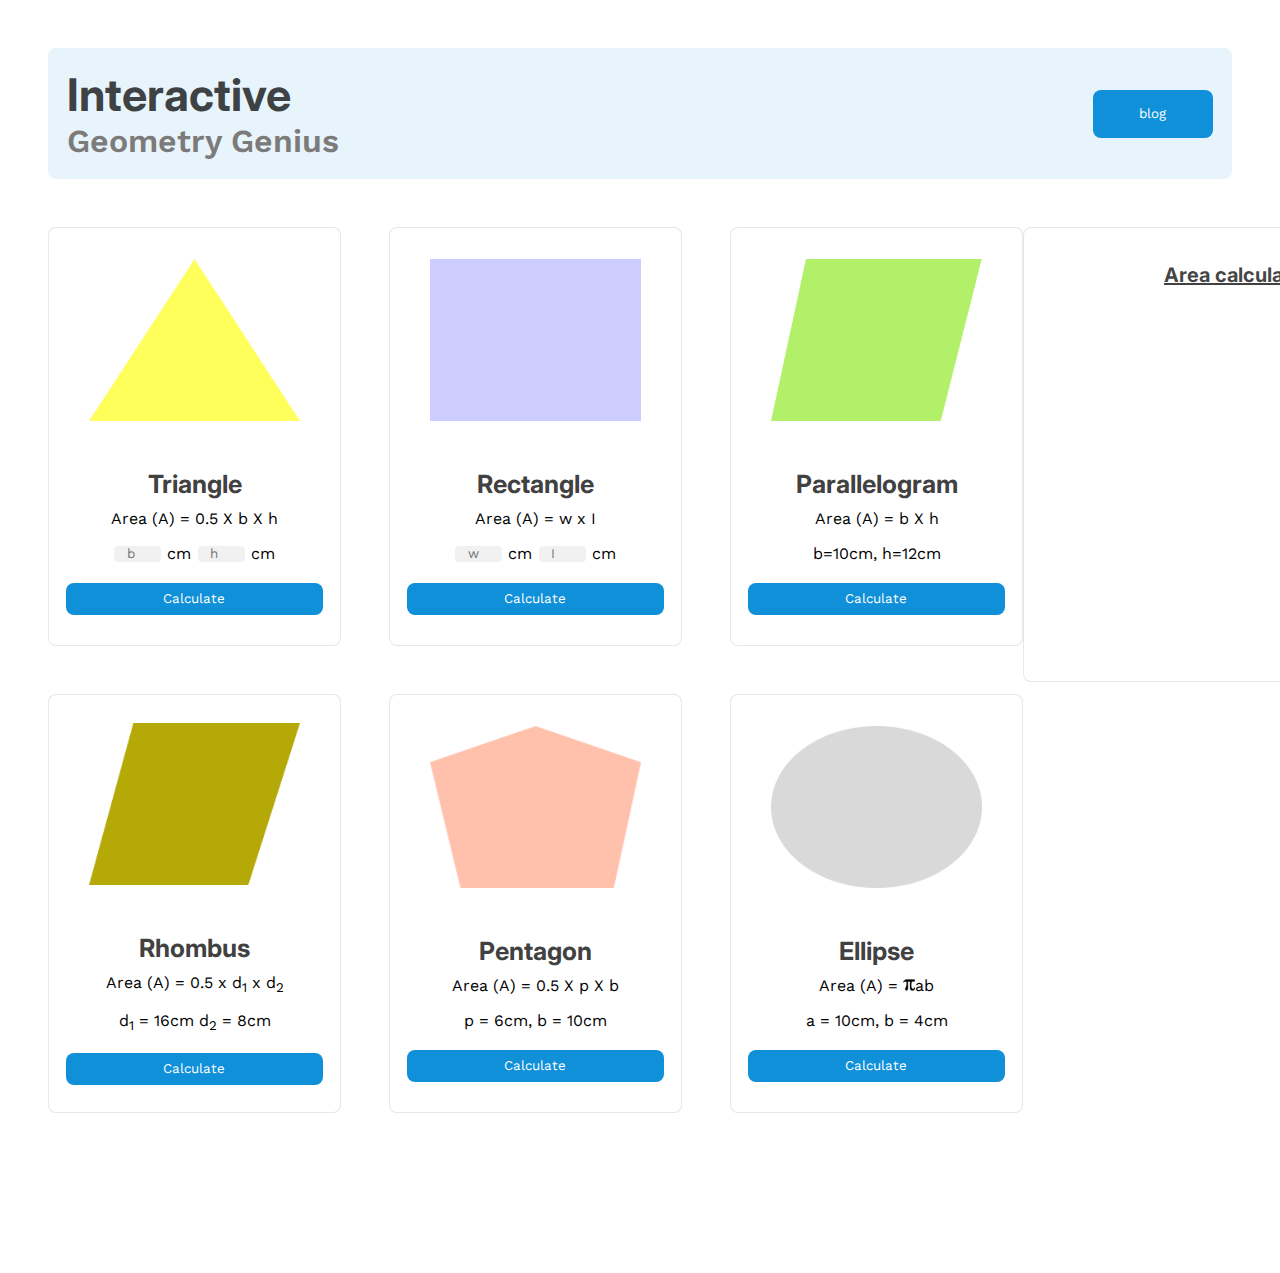
<file: index.html>
<!DOCTYPE html>
<html lang="en">
<head>
    <meta charset="UTF-8">
    <meta name="viewport" content="width=device-width, initial-scale=1.0">
    <title>Geometry-Genius</title>
    <link rel="stylesheet" href="style.css">

    <!-- font awsome -->
    <link rel="preconnect" href="https://fonts.googleapis.com">
    <link rel="preconnect" href="https://fonts.gstatic.com" crossorigin>
    <link href="https://fonts.googleapis.com/css2?family=Inter&family=Lobster&family=Open+Sans&family=Poppins&family=Work+Sans&display=swap" rel="stylesheet">
</head>
<body>
    <header>
        <nav class="nav-bar">
            <div>
                <h3 class="nav-title">Interactive </h3>
                <p class="nav-sub-title">Geometry Genius</p>
            </div>
            <button id="blog-btn">blog</button>
        </nav>
    </header>


    <main>


            
            <section id="geometry-container" class="geometry-container">


                <!-- Geometry card Containter section -->





                <div class="geometry-body">
                <div class="geometry-card triangle-card">
                    <img class="card-img" src="./images/triangle.png" alt="">
                    <h5 class="card-title">Triangle</h5>
                    <p class="card-fomula">Area (A) = 0.5 X b X h</p>
                    <div class="input-container">
                        <input id="triangle-B-Field" type="number" placeholder="b" >
                        <p>cm</p>
                        <input id="triangle-H-Field"  type="number" placeholder="h" >
                        <p>cm</p>

                    </div>
                    <button id="Triangle-btn" class="btn-calculate">Calculate</button>
                </div>
                <div class="geometry-card rectangle-card">
                    <img class="card-img" src="./images/rectangle.png" alt="">
                    <h5 class="card-title">Rectangle</h5>
                    <p class="card-fomula">Area (A) = w x  I</p>
                    <div class="input-container">
                        <input id="Rectangle-W-Field" type="number" placeholder="w" >
                        <p>cm</p>
                        <input id="Rectangle-I-Field" type="number" placeholder="I" >
                        <p>cm</p>

                    </div>
                    <button id="Rectangle-btn" class="btn-calculate">Calculate</button>
                </div>
                <div class="geometry-card">
                    <img class="card-img" src="./images/./parallelogram.png" alt="">
                    <h5 class="card-title">Parallelogram</h5>
                    <p class="card-fomula">Area (A) = b X h</p>
                    <div class="input-container">
                        <p>b=10cm, h=12cm</p>


                    </div>
                    <button id="parallelogram-btn" class="btn-calculate">Calculate</button>
                </div>
                <div class="geometry-card">
                    <img class="card-img" src="./images/rhombus.png" alt="">
                    <h5 class="card-title">Rhombus</h5>
                    <p class="card-fomula">Area (A) = 0.5  x d<sub>1</sub> x d<sub>2</sub> </p>
                    <div style="margin-top: 1rem;">
                       d<sub>1</sub> = 16cm d<sub>2</sub> = 8cm


                    </div>
                    <button id="Rhombus-btn" class="btn-calculate">Calculate</button>
                </div>
                <div class="geometry-card">
                    <img class="card-img" src="./images/pentagon.png" alt="">
                    <h5 class="card-title">Pentagon</h5>
                    <p class="card-fomula">Area (A) = 0.5 X p X b</p>
                    <div class="input-container">
                        p = 6cm, b = 10cm


                    </div>
                    <button id="Pentagon-btn" class="btn-calculate">Calculate</button>
                </div>
                <div class="geometry-card">
                    <img class="card-img" src="./images/ellipse.png" alt="">
                    <h5 class="card-title">Ellipse</h5>
                    <p class="card-fomula">Area (A) = <img class="pie" src="./images/pi-mathematical-constant-symbol.png" alt="">ab </p>
                    <div class="input-container">
                        a = 10cm, b = 4cm


                    </div>
                    <button id="Ellipse-btn" class="btn-calculate">Calculate</button>
                </div>
                
            </div>

            <!--           area-calculation-section    -->

            <section id="area-section" class="area-calculation-section">
                <h3 class="area-title">Area calculation</h3>

                <div start="1" id="area-calculation" class="area-calculation" >
                     
                </div>
            </section>
        </section>
        </main>
        <script src="js/common.js"></script>
        <script src="js/blog-btn.js"></script>
        <script src="./js/inputFieldCard.js"></script>
        <script src="./js/fixedValueCard.js"></script>
        <script src="./js/card-dynamic-color-chang.js.js"></script>
</body>
</html>



<!-----------------------------  Ellipse  function------------------------------------>
</file>
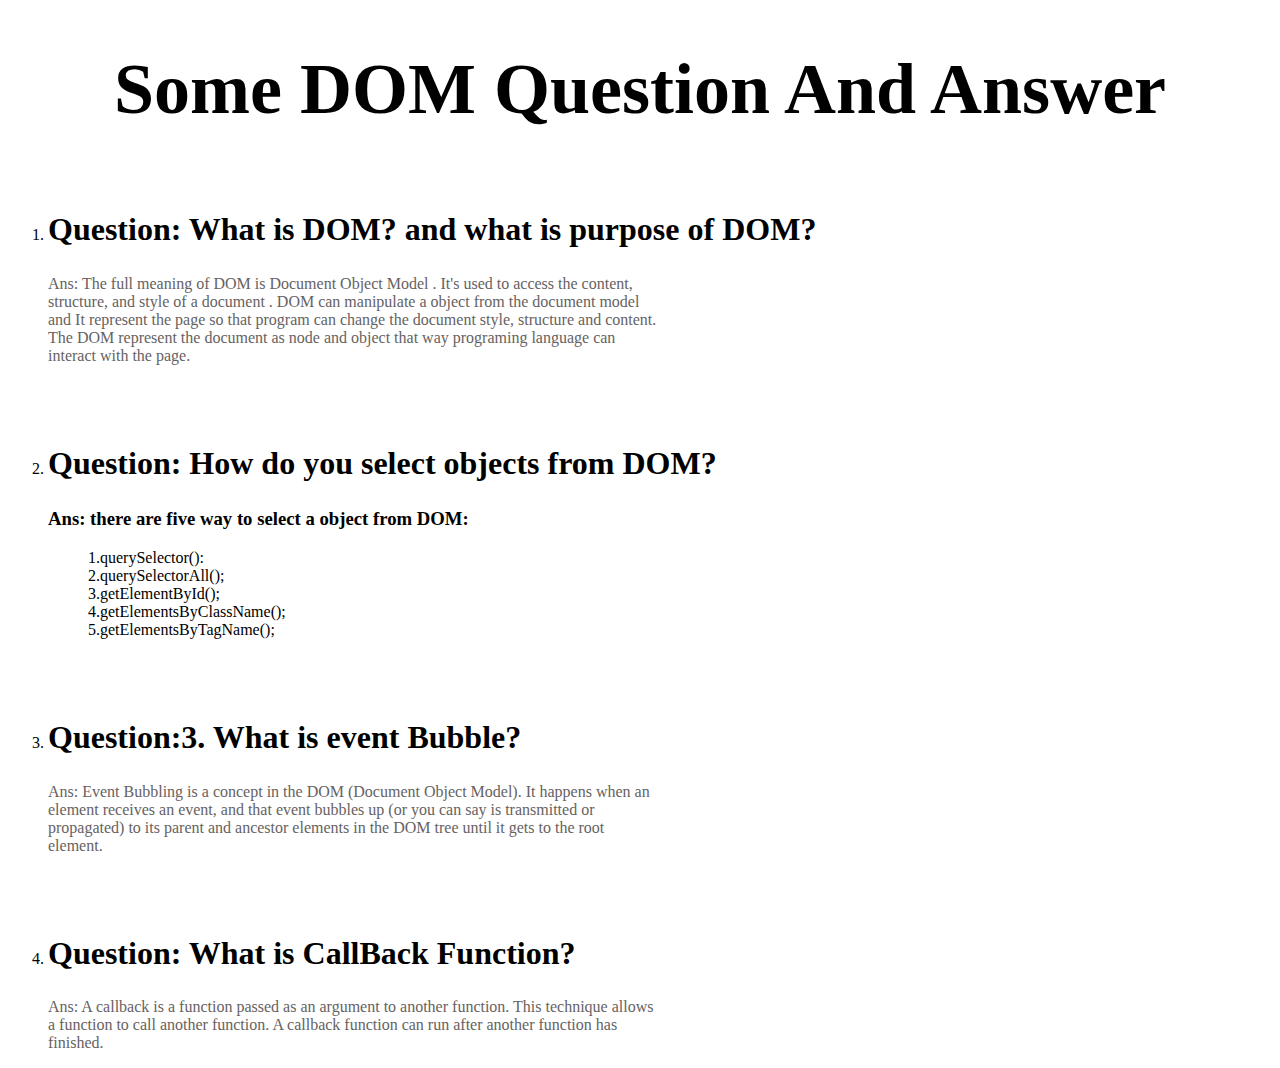
<file: blog.html>
<!DOCTYPE html>
<html lang="en">
<head>
    <meta charset="UTF-8">
    <meta name="viewport" content="width=device-width, initial-scale=1.0">
    <title>Blog Website</title>
    <link rel="stylesheet" href="./blog-style.css">
</head>
<body>
    <section class="Blog">
        <h1 class="section-title">Some DOM Question And Answer</h1>
        <ol>
            <li>
                <h2 class="question"> Question: What is DOM? and what is purpose of DOM?</h2>
                 <p class="answer">Ans: The full meaning of  DOM is Document Object Model . It's used to access the content, structure, and style of a document . DOM can manipulate a object from the document model and It represent the page so that program can change the document style, structure and content. The DOM represent the document as node and object that way programing language can interact with the page.</p>
            </li>
            <li>
                <h2 class="question"> Question: How do you select objects from DOM?</h2>
                 <p class="answer">
                  <h3>  Ans: there are five way to select a object from DOM:</h3>
                    <ul style="list-style: none;">                         
                        <li>1.querySelector(): <br></li>                            
                        <li>2.querySelectorAll(); <br></li>         
                        <li>3.getElementById(); <br></li>
                        <li>4.getElementsByClassName(); <br></li>
                        <li>5.getElementsByTagName(); <br></li>
                    </ul>

                 </p>
            </li>
            <li>
                <h2 class="question"> Question:3. What is event Bubble?</h2>
                 <p class="answer">Ans: Event Bubbling is a concept in the DOM (Document Object Model). It happens when an element receives an event, and that event bubbles up (or you can say is transmitted or propagated) to its parent and ancestor elements in the DOM tree until it gets to the root element.</p>
            </li>
            <li>
                <h2 class="question"> Question: What is CallBack Function?</h2>
                 <p class="answer">Ans: A callback is a function passed as an argument to another function. This technique allows a function to call another function. A callback function can run after another function has finished.</p>
            </li>
           
        </ol>
    </section>
</body>
</html>
</file>
<file: style.css>
*{
    margin: 0;
    padding: 0;
    box-sizing: border-box;
    font-family: 'Inter', sans-serif;
    font-family: 'Lobster', sans-serif;
    font-family: 'Open Sans', sans-serif;
    font-family: 'Poppins', sans-serif;
    font-family: 'Work Sans', sans-serif;
}



/* nav bar style start */
.nav-bar{
    margin: 3rem;
    padding: 1.2rem;
    display: flex;
    justify-content: space-between;
    align-items: center;
    border-radius: 0.5rem;
    background: rgba(16, 144, 216, 0.10);   
}

.nav-title{
    color: rgba(17, 17, 17, 0.80);
    font-family: Inter;
    font-size: 2.8125rem;
    font-style: normal;
    font-weight: 700;
    line-height: normal;
}

.nav-sub-title{
    font-size: 2rem;
    font-weight: 600;
    color:rgb(125, 122, 122)
}

nav button{
    width: 7.5rem;
    height: 3rem;
    flex-shrink: 0;
    border-radius: 0.5rem;
    background: #1090D8;
    border: none;
    color:white;
}


/* nav bar style ---------------------ends*/


.geometry-container{
    display: flex;
    justify-content: space-between;
    margin: 3rem;
    margin-bottom: 10rem;

}

.geometry-body{
    display: grid;
    grid-template-columns: repeat(3,1fr);
    gap:3rem;
}


.geometry-card{
    width: 18.3125rem;
    height: 26.1875rem;
    flex-shrink: 0;
    border-radius: 0.5rem;
    border: 1px solid rgba(17, 17, 17, 0.10);
    background: #FFF;
    display: flex;
    flex-direction: column;
    justify-content: center;
    align-items: center;
}





.card-img{
    width: 13.1875rem;
height: 10.125rem;
flex-shrink: 0;
margin-bottom: 3rem;
}
.card-title{
    color: #414141;
text-align: center;
font-family: Inter;
font-size: 1.5625rem;
font-style: normal;
font-weight: 700;
line-height: normal;
margin-bottom: .63rem;
}

.card-formula{
    color: #414141;
    text-align: center;
    font-family: Inter;
    font-size: 1rem;
    font-style: normal;
    font-weight: 400;
    line-height: normal;
}


.input-container{
    margin-top: 1rem ;
    display: flex;
    gap: .4rem;
    align-items: center;
    /* justify-content: center; */
}
.input-container input{
    width: 2.9375rem;
    height: 1rem;
    flex-shrink: 0;
    border-radius: 0.25rem;
    background: #F1F1F1;
    border: none;
    padding-left: .8rem;
}

.pie{
    height: .8rem;
    width: .8rem;
}
.btn-calculate{
   margin-top: 1.2rem;
    width: 88%;
    height: 2rem;
    flex-shrink: 0;
    border-radius: 0.5rem;
    background: #1090D8;
    border: none;
    color: white;
}


.area-calculation-section{
    width: 27.3125rem;
    height: 28.38781rem;
    flex-shrink: 0;
    border-radius: 0.5rem;
    border: 1px solid rgba(17, 17, 17, 0.10);
    background: #FFF;
}

.area-title{
    margin-top: 2rem;
    text-decoration: underline;
    font-family: 900;
    color: rgba(17, 17, 17, 0.80);
    font-family: Inter;
    font-size: 1.25rem;
    font-style: normal;
    font-weight: 700;
    line-height: 1.875rem; /* 150% */
    text-decoration-line: underline;
    text-align: center;
    margin-bottom: 2rem;

}
.area-calculation  li  {
    margin-left: 2rem;
    margin-right: 2rem;
    display: flex;
    justify-content: space-between;
    align-items: center;
    list-style: number;
    margin-bottom: 1rem;
}
.area-calculation  li  button {
    width: 7.5rem;
    height: 2rem;
    flex-shrink: 0;
    border-radius: 0.5rem;
    background: #1090D8;
    border: none;
    color:rgb(21, 20, 20);
}

.calculate-body {
    display: flex;

}




/* mobile desing responsive */

@media screen and (max-width:688px) {
  
    .nav-bar{
        margin: 1rem;
    }

 .nav-title{
    font-size: 1.8rem;

 }
 .nav-sub-title{
    font-size: 1rem;
 }

 nav button{
    width: 5rem;
    height: 2.3rem;
 }
.geometry-container{

    flex-direction: column-reverse;
    margin: 1rem;
}
.geometry-body{
    grid-template-columns: repeat(1,1fr);
    place-items: center;
}
.area-calculation-section{
    width: 100%;
    margin-bottom: 2rem;
}





.area-calculation  li  button {
    width: 4rem;
    height: 2.3rem;
    font-size: .5rem;
    
}

.area-calculation  li{
 font-size: .8rem;
 
}
}
</file>
<file: blog-style.css>
.section-title{
 font-size: 4.5rem;
 text-align: center;
}

.question{
    font-size: 2rem;
    margin-top: 5rem;
}

.answer{
    width: 50%;
    font-size: 1rem;
    color: rgb(102, 98, 98);
}
</file>
